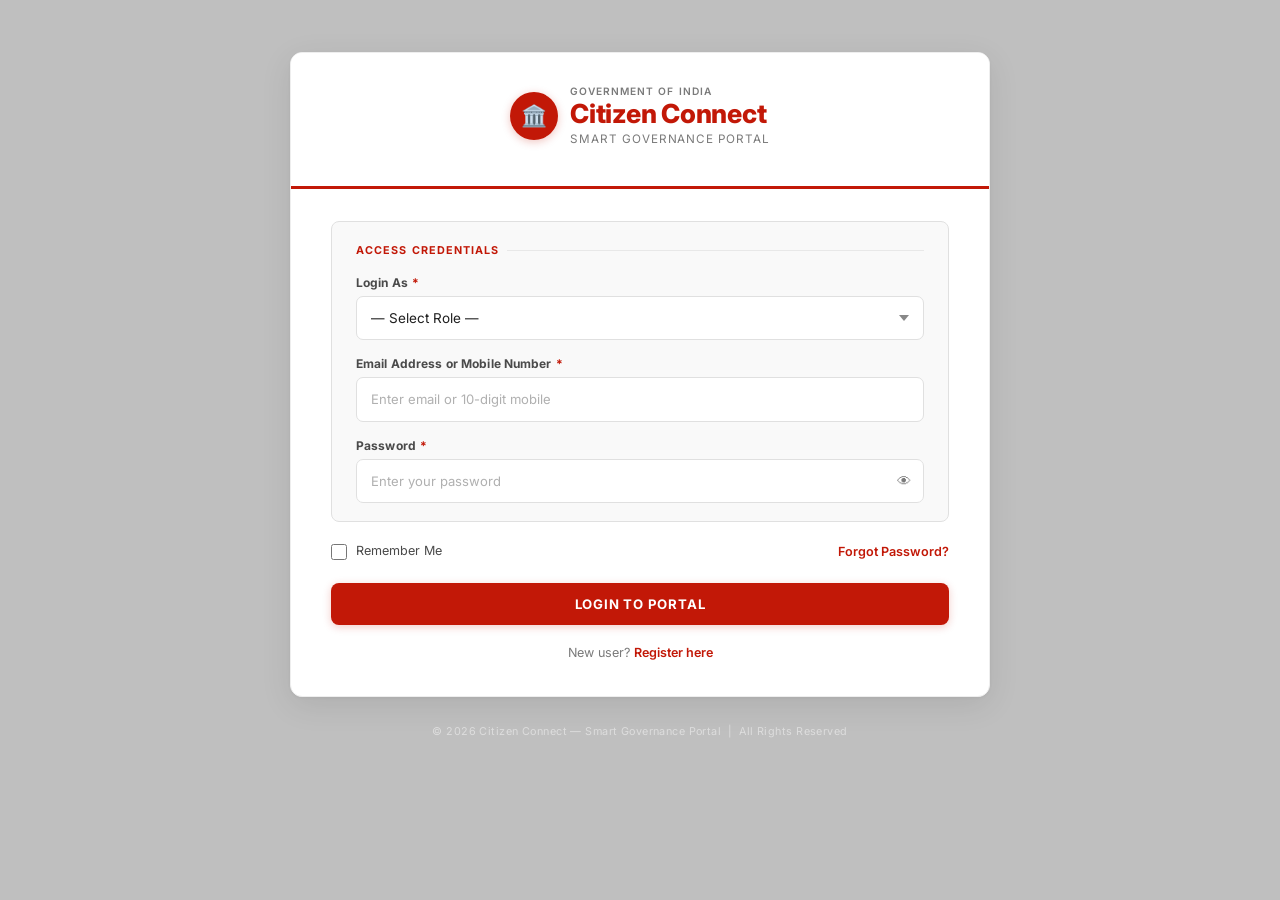
<file: index.html>
<!DOCTYPE html>
<html lang="en">
<head>
  <meta charset="UTF-8" />
  <meta name="viewport" content="width=device-width, initial-scale=1.0" />
  <title>Citizen Connect — Smart Governance Portal</title>
  <link rel="stylesheet" href="style.css" />
</head>
<body>

  <!-- Background -->
  <div class="bg-overlay"></div>

  <!-- Main Wrapper -->
  <div class="page-wrapper">

    <!-- ===== LOGIN CARD ===== -->
    <div class="card" id="loginCard">
      <div class="card-header">
        <div class="header-logo-row">
          <div class="header-emblem">🏛️</div>
          <div class="header-text-block">
            <span class="gov-badge">Government of India</span>
            <h1 class="portal-title">Citizen Connect</h1>
            <p class="portal-subtitle">Smart Governance Portal</p>
          </div>
        </div>
        <div class="divider"></div>
      </div>

      <div class="card-body">
        <form id="loginForm" novalidate>

          <div class="form-section">
            <div class="form-section-title">Access Credentials</div>

            <div class="form-group">
              <label for="loginRole"><strong>Login As</strong> <span class="req">*</span></label>
              <select id="loginRole" required onchange="onLoginRoleChange()">
                <option value="">— Select Role —</option>
                <option value="citizen">Citizen</option>
                <option value="admin">Admin</option>
                <option value="politician">Politician</option>
              </select>
            </div>

            <div class="form-group">
              <label for="loginEmail"><strong>Email Address or Mobile Number</strong> <span class="req">*</span></label>
              <input type="text" id="loginEmail" placeholder="Enter email or 10-digit mobile" required />
            </div>

            <div class="form-group">
              <label for="loginPassword"><strong>Password</strong> <span class="req">*</span></label>
              <div class="input-icon-wrap">
                <input type="password" id="loginPassword" placeholder="Enter your password" required />
                <span class="toggle-pw" onclick="togglePassword('loginPassword', this)">👁</span>
              </div>
            </div>
          </div>

          <!-- Admin notice — shown only when Admin role selected -->
          <div class="admin-notice hidden" id="adminNotice">
            🔒 Admin accounts are created by system authority. Self-registration is not available for this role.
          </div>

          <div class="form-row-between">
            <label class="checkbox-label">
              <input type="checkbox" id="rememberMe" />
              Remember Me
            </label>
            <a href="#" class="link-text">Forgot Password?</a>
          </div>

          <div class="error-msg" id="loginError"></div>

          <button type="submit" class="btn-primary">Login to Portal</button>

          <!-- Hidden when Admin is selected -->
          <p class="switch-text" id="registerLink">New user? <a href="#" class="link-text" onclick="showRegister()">Register here</a></p>        </form>
      </div>
    </div>

    <!-- ===== REGISTER CARD ===== -->
    <div class="card hidden" id="registerCard">
      <div class="card-header">
        <div class="header-logo-row">
          <div class="header-emblem">🏛️</div>
          <div class="header-text-block">
            <span class="gov-badge">Government of India</span>
            <h1 class="portal-title">Citizen Connect</h1>
            <p class="portal-subtitle">New User Registration</p>
          </div>
        </div>
        <div class="divider"></div>
      </div>

      <div class="card-body">

        <!-- Role Banner — shown instead of dropdown once role is carried from login -->
        <div class="role-banner hidden" id="roleBanner">
          <div class="role-banner-left">
            <span class="role-banner-icon" id="roleBannerIcon">👤</span>
            <div>
              <div class="role-banner-label">Registering as</div>
              <div class="role-banner-name" id="roleBannerName">Citizen</div>
            </div>
          </div>
          <a href="#" class="role-banner-change link-text" onclick="showLogin(); return false;">Change Role</a>
        </div>

        <!-- Role selector — shown only when arriving directly (no role pre-selected) -->
        <div class="form-group hidden" id="regRoleGroup">
          <label for="regRole">Register As <span class="req">*</span></label>
          <select id="regRole" onchange="onRoleChange()">
            <option value="">— Select Role —</option>
            <option value="citizen">Citizen</option>
            <option value="politician">Politician</option>
          </select>
        </div>

        <!-- Step Indicator -->
        <div class="step-indicator">
          <div class="step active" id="stepDot1">
            <div class="step-circle" id="stepCircle1">1</div>
            <div class="step-label" id="stepLabel1">Personal</div>
          </div>
          <div class="step-line" id="stepLine1"></div>
          <div class="step inactive" id="stepDot2">
            <div class="step-circle" id="stepCircle2">2</div>
            <div class="step-label" id="stepLabel2">Details</div>
          </div>
          <div class="step-line" id="stepLine2"></div>
          <div class="step inactive" id="stepDot3">
            <div class="step-circle" id="stepCircle3">3</div>
            <div class="step-label" id="stepLabel3">Security</div>
          </div>
        </div>

        <!-- ================================================================
             STEP 1 — CITIZEN: Personal Details
             ================================================================ -->
        <div class="step-panel hidden" id="step1-citizen">
          <h3 class="step-heading">Step 1 — Personal Details</h3>

          <div class="form-section">
            <div class="form-section-title">Identity Information</div>
            <div class="form-row-two">
              <div class="form-group">
                <label for="c-firstName"><strong>First Name</strong> <span class="req">*</span></label>
                <input type="text" id="c-firstName" placeholder="First name" />
              </div>
              <div class="form-group">
                <label for="c-middleName"><strong>Middle / Father's Name</strong></label>
                <input type="text" id="c-middleName" placeholder="Middle or father's name" />
              </div>
            </div>
            <div class="form-group">
              <label for="c-lastName"><strong>Last Name</strong> <span class="req">*</span></label>
              <input type="text" id="c-lastName" placeholder="Last name / surname" />
            </div>
            <div class="form-row-two">
              <div class="form-group">
                <label for="c-dob"><strong>Date of Birth</strong> <span class="req">*</span></label>
                <input type="date" id="c-dob" />
              </div>
              <div class="form-group">
                <label for="c-gender"><strong>Gender</strong> <span class="req">*</span></label>
                <select id="c-gender">
                  <option value="">— Select —</option>
                  <option value="male">Male</option>
                  <option value="female">Female</option>
                  <option value="other">Other</option>
                  <option value="prefer_not">Prefer not to say</option>
                </select>
              </div>
            </div>
          </div>

          <div class="form-section">
            <div class="form-section-title">Contact Details</div>
            <div class="form-group">
              <label for="c-mobile"><strong>Mobile Number</strong> <span class="req">*</span></label>
              <input type="tel" id="c-mobile" placeholder="10-digit mobile number" maxlength="10" />
            </div>
            <div class="form-group">
              <label for="c-email"><strong>Email Address</strong> <span class="req">*</span></label>
              <input type="email" id="c-email" placeholder="Enter your email address" />
            </div>
          </div>

          <div class="error-msg" id="step1Error-citizen"></div>
          <div class="btn-row">
            <button type="button" class="btn-primary" onclick="nextStep(1)">Next &rarr;</button>
          </div>
          <p class="switch-text">Already registered? <a href="#" class="link-text" onclick="showLogin()">Login here</a></p>
        </div>

        <!-- ================================================================
             STEP 1 — POLITICIAN: Personal Details
             ================================================================ -->
        <div class="step-panel hidden" id="step1-politician">
          <h3 class="step-heading">Step 1 — Personal Details</h3>

          <div class="form-section">
            <div class="form-section-title">Identity Information</div>
            <div class="form-row-two">
              <div class="form-group">
                <label for="p-firstName"><strong>First Name</strong> <span class="req">*</span></label>
                <input type="text" id="p-firstName" placeholder="First name" />
              </div>
              <div class="form-group">
                <label for="p-middleName"><strong>Middle / Father's Name</strong></label>
                <input type="text" id="p-middleName" placeholder="Middle or father's name" />
              </div>
            </div>
            <div class="form-group">
              <label for="p-lastName"><strong>Last Name</strong> <span class="req">*</span></label>
              <input type="text" id="p-lastName" placeholder="Last name / surname" />
            </div>
            <div class="form-row-two">
              <div class="form-group">
                <label for="p-age"><strong>Age</strong> <span class="req">*</span></label>
                <input type="number" id="p-age" placeholder="Minimum 25 years" min="25" max="120" />
              </div>
              <div class="form-group">
                <label for="p-mobile"><strong>Mobile Number</strong> <span class="req">*</span></label>
                <input type="tel" id="p-mobile" placeholder="10-digit number" maxlength="10" />
              </div>
            </div>
          </div>

          <div class="form-section">
            <div class="form-section-title">Contact Details</div>
            <div class="form-group">
              <label for="p-email"><strong>Email Address</strong> <span class="req">*</span></label>
              <input type="email" id="p-email" placeholder="Official email address" />
            </div>
            <div class="form-group">
              <label for="p-address"><strong>Address</strong> <span class="req">*</span></label>
              <input type="text" id="p-address" placeholder="Residential / official address" />
            </div>
          </div>

          <div class="error-msg" id="step1Error-politician"></div>
          <div class="btn-row">
            <button type="button" class="btn-primary" onclick="nextStep(1)">Next &rarr;</button>
          </div>
          <p class="switch-text">Already registered? <a href="#" class="link-text" onclick="showLogin()">Login here</a></p>
        </div>

        <!-- ================================================================
             STEP 2 — CITIZEN: Location Details
             ================================================================ -->
        <div class="step-panel hidden" id="step2-citizen">
          <h3 class="step-heading">Step 2 — Location Details</h3>

          <div class="form-section">
            <div class="form-section-title">Residential Information</div>

            <div class="form-group">
              <label><strong>Are you from Ward No. 1?</strong> <span class="req">*</span></label>
              <p class="field-hint" style="margin-bottom:10px;">First select your ward number, then confirm below.</p>
              <div class="ward-question-row">
                <select id="c-ward" onchange="updateWardQuestion()" style="flex:1;">
                  <option value="">— Select Ward —</option>
                  <!-- Populated by JS -->
                </select>
              </div>
            </div>

            <div class="form-group" id="wardConfirmGroup">
              <label id="wardConfirmLabel"><strong>Are you from this ward?</strong> <span class="req">*</span></label>
              <div class="radio-group">
                <label class="radio-label">
                  <input type="radio" name="wardConfirm" value="yes" onchange="onWardConfirmChange(this)" />
                  Yes, I belong to this ward
                </label>
                <label class="radio-label">
                  <input type="radio" name="wardConfirm" value="no" onchange="onWardConfirmChange(this)" />
                  No, let me select a different ward
                </label>
              </div>
            </div>

            <div class="form-group">
              <label><strong>Residency Type</strong> <span class="req">*</span></label>
              <div class="radio-group">
                <label class="radio-label"><input type="radio" name="residentType" value="resident" /> Resident</label>
                <label class="radio-label"><input type="radio" name="residentType" value="working" /> Working Here</label>
                <label class="radio-label"><input type="radio" name="residentType" value="business" /> Business Owner</label>
                <label class="radio-label"><input type="radio" name="residentType" value="property_rent" /> Property Owner (Rent)</label>
                <label class="radio-label" id="otherRadioLabel">
                  <input type="radio" name="residentType" value="other" onchange="toggleOtherInput(this)" /> Other
                </label>
              </div>
            </div>

            <!-- "Other" text input — shown only when Other is selected -->
            <div class="form-group hidden" id="otherResidentGroup">
              <label for="c-otherResident"><strong>Please specify</strong> <span class="req">*</span></label>
              <input type="text" id="c-otherResident" placeholder="Describe your residency type" />
            </div>
          </div>

          <div class="error-msg" id="step2Error-citizen"></div>
          <div class="btn-row two-btns">
            <button type="button" class="btn-secondary" onclick="prevStep(2)">&larr; Back</button>
            <button type="button" class="btn-primary" onclick="nextStep(2)">Next &rarr;</button>
          </div>
        </div>

        <!-- ================================================================
             STEP 2 — POLITICIAN: Political Details
             ================================================================ -->
        <div class="step-panel hidden" id="step2-politician">
          <h3 class="step-heading">Step 2 — Political Details</h3>

          <div class="form-section">
            <div class="form-section-title">Official Information</div>

            <div class="form-group">
              <label for="p-jurisdiction"><strong>Jurisdiction Type</strong> <span class="req">*</span></label>
              <select id="p-jurisdiction">
                <option value="">— Select —</option>
                <option value="municipal">Municipal</option>
                <option value="legislative">Legislative Assembly</option>
                <option value="parliamentary">Parliamentary</option>
              </select>
            </div>

            <div class="form-row-two">
              <div class="form-group">
                <label for="p-wardNumber"><strong>Ward Number</strong> <span class="req">*</span></label>
                <input type="text" id="p-wardNumber" placeholder="Ward / constituency no." />
              </div>
              <div class="form-group">
                <label for="p-wardName"><strong>Ward Name</strong> <span class="req">*</span></label>
                <input type="text" id="p-wardName" placeholder="Ward / constituency name" />
              </div>
            </div>

            <div class="form-group">
              <label for="p-position"><strong>Position</strong> <span class="req">*</span></label>
              <select id="p-position">
                <option value="">— Select —</option>
                <option value="mla">MLA</option>
                <option value="mp">MP</option>
                <option value="corporator">Corporator</option>
                <option value="mayor">Mayor</option>
                <option value="sarpanch">Sarpanch</option>
                <option value="councillor">Councillor</option>
              </select>
            </div>
          </div>

          <div class="error-msg" id="step2Error-politician"></div>
          <div class="btn-row two-btns">
            <button type="button" class="btn-secondary" onclick="prevStep(2)">&larr; Back</button>
            <button type="button" class="btn-primary" onclick="nextStep(2)">Next &rarr;</button>
          </div>
        </div>

        <!-- ================================================================
             STEP 3 — CITIZEN: Authentication
             ================================================================ -->
        <div class="step-panel hidden" id="step3-citizen">
          <h3 class="step-heading">Step 3 — Set Password</h3>

          <div class="form-section">
            <div class="form-section-title">Security Setup</div>
            <div class="form-group">
              <label for="c-password"><strong>Password</strong> <span class="req">*</span></label>
              <div class="input-icon-wrap">
                <input type="password" id="c-password" placeholder="Minimum 6 characters" />
                <span class="toggle-pw" onclick="togglePassword('c-password', this)">👁</span>
              </div>
              <div class="password-strength" id="pwStrength"></div>
            </div>
            <div class="form-group">
              <label for="c-confirmPassword"><strong>Confirm Password</strong> <span class="req">*</span></label>
              <div class="input-icon-wrap">
                <input type="password" id="c-confirmPassword" placeholder="Re-enter your password" />
                <span class="toggle-pw" onclick="togglePassword('c-confirmPassword', this)">👁</span>
              </div>
            </div>
          </div>

          <div class="form-group" style="margin-top:4px;">
            <label class="checkbox-label">
              <input type="checkbox" id="c-acceptTerms" />
              I accept the <a href="#" class="link-text">Terms &amp; Conditions</a> and <a href="#" class="link-text">Privacy Policy</a>
            </label>
          </div>

          <div class="error-msg" id="step3Error-citizen"></div>
          <div class="btn-row two-btns">
            <button type="button" class="btn-secondary" onclick="prevStep(3)">&larr; Back</button>
            <button type="button" class="btn-primary" onclick="submitRegistration()">Register</button>
          </div>
        </div>

        <!-- ================================================================
             STEP 3 — POLITICIAN: Verification + Authentication
             ================================================================ -->
        <div class="step-panel hidden" id="step3-politician">
          <h3 class="step-heading">Step 3 — Verification &amp; Password</h3>

          <div class="form-section">
            <div class="form-section-title">Security Setup</div>
            <div class="form-group">
              <label for="p-password"><strong>Password</strong> <span class="req">*</span></label>
              <div class="input-icon-wrap">
                <input type="password" id="p-password" placeholder="Minimum 6 characters" />
                <span class="toggle-pw" onclick="togglePassword('p-password', this)">👁</span>
              </div>
              <div class="password-strength" id="pwStrengthP"></div>
            </div>
            <div class="form-group">
              <label for="p-confirmPassword"><strong>Confirm Password</strong> <span class="req">*</span></label>
              <div class="input-icon-wrap">
                <input type="password" id="p-confirmPassword" placeholder="Re-enter your password" />
                <span class="toggle-pw" onclick="togglePassword('p-confirmPassword', this)">👁</span>
              </div>
            </div>
          </div>

          <div class="form-section">
            <div class="form-section-title">Identity Verification</div>
            <div class="form-group">
              <label for="p-idProof"><strong>Upload ID Proof</strong> <span class="req">*</span></label>
              <input type="file" id="p-idProof" accept=".pdf,.jpg,.jpeg,.png" class="file-input" />
              <p class="field-hint">Accepted formats: PDF, JPG, PNG. Max size: 5 MB.</p>
            </div>
          </div>

          <div class="form-group" style="margin-top:4px;">
            <label class="checkbox-label">
              <input type="checkbox" id="p-acceptTerms" />
              I accept the <a href="#" class="link-text">Terms &amp; Conditions</a> and <a href="#" class="link-text">Privacy Policy</a>
            </label>
          </div>

          <div class="error-msg" id="step3Error-politician"></div>
          <div class="btn-row two-btns">
            <button type="button" class="btn-secondary" onclick="prevStep(3)">&larr; Back</button>
            <button type="button" class="btn-primary" onclick="submitRegistration()">Register</button>
          </div>
        </div>

      </div><!-- end card-body -->
    </div>

    <!-- ===== SUCCESS CARD ===== -->
    <div class="card hidden" id="successCard">
      <div class="card-header">
        <div class="header-logo-row">
          <div class="header-emblem">✔</div>
          <div class="header-text-block">
            <span class="gov-badge">Government of India</span>
            <h1 class="portal-title">Citizen Connect</h1>
            <p class="portal-subtitle">Registration Complete</p>
          </div>
        </div>
        <div class="divider"></div>
      </div>
      <div class="success-content">
        <div class="success-check">✔</div>
        <h2 class="success-title">Registration Successful</h2>
        <p class="success-sub">Your account has been created successfully.</p>
        <p class="success-redirect">Redirecting to dashboard<span class="dots"></span></p>
        <div class="progress-bar-wrap">
          <div class="progress-bar" id="progressBar"></div>
        </div>
      </div>
    </div>

    <!-- Footer -->
    <div class="page-footer">
      &copy; 2026 Citizen Connect &mdash; Smart Governance Portal &nbsp;|&nbsp; All Rights Reserved
    </div>

  </div><!-- end page-wrapper -->

  <script src="app.js"></script>
</body>
</html>
</file>
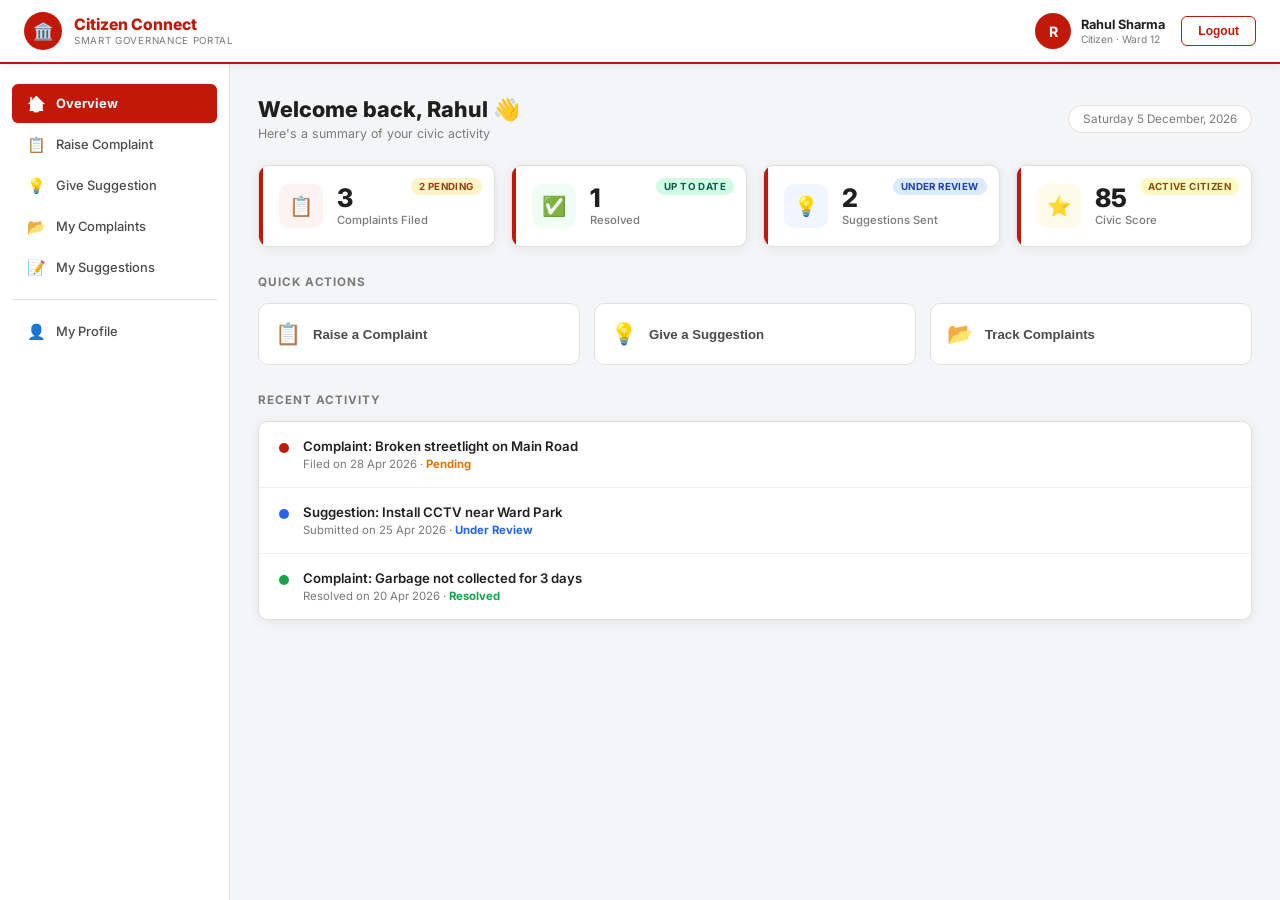
<file: dashboard.html>
<!DOCTYPE html>
<html lang="en">
<head>
  <meta charset="UTF-8" />
  <meta name="viewport" content="width=device-width, initial-scale=1.0" />
  <title>Citizen Connect — Dashboard</title>
  <link rel="stylesheet" href="dashboard.css" />
</head>
<body>

  <!-- ===== TOP NAVBAR ===== -->
  <header class="navbar">
    <div class="navbar-left">
      <button class="hamburger" id="hamburger" onclick="toggleSidebar()" aria-label="Toggle menu">
        <span></span><span></span><span></span>
      </button>
      <div class="navbar-emblem">🏛️</div>
      <div class="navbar-brand">
        <span class="navbar-title">Citizen Connect</span>
        <span class="navbar-sub">Smart Governance Portal</span>
      </div>
    </div>
    <div class="navbar-right">
      <div class="navbar-user">
        <div class="user-avatar" id="userAvatar">R</div>
        <div class="user-info">
          <span class="user-name" id="userName">Rahul Sharma</span>
          <span class="user-role">Citizen · Ward 12</span>
        </div>
      </div>
      <button class="btn-logout" onclick="logout()">Logout</button>
    </div>
  </header>

  <!-- ===== LAYOUT ===== -->
  <div class="sidebar-overlay" id="sidebarOverlay" onclick="toggleSidebar()"></div>
  <div class="layout">

    <!-- ===== SIDEBAR ===== -->
    <aside class="sidebar" id="sidebar">
      <nav class="sidebar-nav">
        <a href="#" class="nav-item active" onclick="showPanel('overview', this)">
          <span class="nav-icon">🏠</span>
          <span class="nav-label">Overview</span>
        </a>
        <a href="#" class="nav-item" onclick="showPanel('complaint', this)">
          <span class="nav-icon">📋</span>
          <span class="nav-label">Raise Complaint</span>
        </a>
        <a href="#" class="nav-item" onclick="showPanel('suggestion', this)">
          <span class="nav-icon">💡</span>
          <span class="nav-label">Give Suggestion</span>
        </a>
        <a href="#" class="nav-item" onclick="showPanel('mycomplaints', this)">
          <span class="nav-icon">📂</span>
          <span class="nav-label">My Complaints</span>
        </a>
        <a href="#" class="nav-item" onclick="showPanel('mysuggestions', this)">
          <span class="nav-icon">📝</span>
          <span class="nav-label">My Suggestions</span>
        </a>
        <div class="nav-divider"></div>
        <a href="#" class="nav-item" onclick="showPanel('profile', this)">
          <span class="nav-icon">👤</span>
          <span class="nav-label">My Profile</span>
        </a>
      </nav>
    </aside>

    <!-- ===== MAIN CONTENT ===== -->
    <main class="main-content">

      <!-- ============================================================
           PANEL: OVERVIEW
           ============================================================ -->
      <div class="panel active" id="panel-overview">

        <div class="page-header">
          <div>
            <h1 class="page-title">Welcome back, <span id="greetName">Rahul</span> 👋</h1>
            <p class="page-subtitle">Here's a summary of your civic activity</p>
          </div>
          <div class="page-date" id="pageDate"></div>
        </div>

        <!-- Stats Row -->
        <div class="stats-grid">
          <div class="stat-card">
            <div class="stat-icon" style="background:#FEF2F2; color:#C21807;">📋</div>
            <div class="stat-body">
              <div class="stat-number" id="statComplaints">3</div>
              <div class="stat-label">Complaints Filed</div>
            </div>
            <div class="stat-badge pending">2 Pending</div>
          </div>
          <div class="stat-card">
            <div class="stat-icon" style="background:#F0FDF4; color:#16a34a;">✅</div>
            <div class="stat-body">
              <div class="stat-number" id="statResolved">1</div>
              <div class="stat-label">Resolved</div>
            </div>
            <div class="stat-badge resolved">Up to date</div>
          </div>
          <div class="stat-card">
            <div class="stat-icon" style="background:#EFF6FF; color:#2563EB;">💡</div>
            <div class="stat-body">
              <div class="stat-number" id="statSuggestions">2</div>
              <div class="stat-label">Suggestions Sent</div>
            </div>
            <div class="stat-badge info">Under Review</div>
          </div>
          <div class="stat-card">
            <div class="stat-icon" style="background:#FFFBEB; color:#D97706;">⭐</div>
            <div class="stat-body">
              <div class="stat-number">85</div>
              <div class="stat-label">Civic Score</div>
            </div>
            <div class="stat-badge gold">Active Citizen</div>
          </div>
        </div>

        <!-- Quick Actions -->
        <div class="section-title">Quick Actions</div>
        <div class="quick-actions">
          <button class="quick-btn" onclick="showPanel('complaint', document.querySelector('[onclick*=complaint]'))">
            <span class="quick-icon">📋</span>
            <span>Raise a Complaint</span>
          </button>
          <button class="quick-btn" onclick="showPanel('suggestion', document.querySelector('[onclick*=suggestion]'))">
            <span class="quick-icon">💡</span>
            <span>Give a Suggestion</span>
          </button>
          <button class="quick-btn" onclick="showPanel('mycomplaints', document.querySelector('[onclick*=mycomplaints]'))">
            <span class="quick-icon">📂</span>
            <span>Track Complaints</span>
          </button>
        </div>

        <!-- Recent Activity -->
        <div class="section-title" style="margin-top:28px;">Recent Activity</div>
        <div class="activity-list">
          <div class="activity-item">
            <div class="activity-dot complaint"></div>
            <div class="activity-body">
              <div class="activity-title">Complaint: Broken streetlight on Main Road</div>
              <div class="activity-meta">Filed on 28 Apr 2026 · <span class="badge-status pending-text">Pending</span></div>
            </div>
          </div>
          <div class="activity-item">
            <div class="activity-dot suggestion"></div>
            <div class="activity-body">
              <div class="activity-title">Suggestion: Install CCTV near Ward Park</div>
              <div class="activity-meta">Submitted on 25 Apr 2026 · <span class="badge-status review-text">Under Review</span></div>
            </div>
          </div>
          <div class="activity-item">
            <div class="activity-dot resolved"></div>
            <div class="activity-body">
              <div class="activity-title">Complaint: Garbage not collected for 3 days</div>
              <div class="activity-meta">Resolved on 20 Apr 2026 · <span class="badge-status resolved-text">Resolved</span></div>
            </div>
          </div>
        </div>
      </div>

      <!-- ============================================================
           PANEL: RAISE COMPLAINT
           ============================================================ -->
      <div class="panel" id="panel-complaint">

        <div class="page-header">
          <div>
            <h1 class="page-title">Raise a Complaint</h1>
            <p class="page-subtitle">Report civic issues in your ward for official action</p>
          </div>
        </div>

        <div class="form-card">
          <div class="form-card-header">
            <span class="form-card-icon">📋</span>
            <div>
              <div class="form-card-title">Complaint Details</div>
              <div class="form-card-sub">All fields marked * are required</div>
            </div>
          </div>

          <form id="complaintForm" novalidate onsubmit="submitComplaint(event)">

            <div class="field-row-two">
              <div class="field-group">
                <label><strong>Complaint Category</strong> <span class="req">*</span></label>
                <select id="complaintCategory" required>
                  <option value="">— Select Category —</option>
                  <option value="roads">Roads &amp; Potholes</option>
                  <option value="water">Water Supply</option>
                  <option value="electricity">Electricity / Streetlights</option>
                  <option value="garbage">Garbage &amp; Sanitation</option>
                  <option value="drainage">Drainage &amp; Sewage</option>
                  <option value="parks">Parks &amp; Public Spaces</option>
                  <option value="noise">Noise Pollution</option>
                  <option value="encroachment">Encroachment</option>
                  <option value="other">Other</option>
                </select>
              </div>
              <div class="field-group">
                <label><strong>Priority Level</strong> <span class="req">*</span></label>
                <select id="complaintPriority" required>
                  <option value="">— Select Priority —</option>
                  <option value="low">🟢 Low — Minor inconvenience</option>
                  <option value="medium">🟡 Medium — Needs attention</option>
                  <option value="high">🔴 High — Urgent / Safety risk</option>
                </select>
              </div>
            </div>

            <div class="field-group">
              <label><strong>Complaint Title</strong> <span class="req">*</span></label>
              <input type="text" id="complaintTitle" placeholder="Brief title describing the issue" maxlength="100" />
              <div class="char-count"><span id="complaintTitleCount">0</span>/100</div>
            </div>

            <div class="field-group">
              <label><strong>Detailed Description</strong> <span class="req">*</span></label>
              <textarea id="complaintDesc" rows="5" placeholder="Describe the issue in detail — what happened, since when, how it affects residents..." maxlength="1000"></textarea>
              <div class="char-count"><span id="complaintDescCount">0</span>/1000</div>
            </div>

            <div class="field-row-two">
              <div class="field-group">
                <label><strong>Location / Address</strong> <span class="req">*</span></label>
                <input type="text" id="complaintLocation" placeholder="Street name, landmark, area" />
              </div>
              <div class="field-group">
                <label><strong>Ward Number</strong></label>
                <input type="text" id="complaintWard" value="Ward 12" readonly class="readonly-input" />
              </div>
            </div>

            <div class="field-group">
              <label><strong>Attach Photo / Document</strong> <span class="field-optional">(Optional)</span></label>
              <div class="file-drop-zone" id="fileDropZone" onclick="document.getElementById('complaintFile').click()">
                <div class="file-drop-icon">📎</div>
                <div class="file-drop-text">Click to attach or drag &amp; drop</div>
                <div class="file-drop-hint">JPG, PNG, PDF — Max 5 MB</div>
                <input type="file" id="complaintFile" accept=".jpg,.jpeg,.png,.pdf" style="display:none" onchange="showFileName('complaintFile','complaintFileName')" />
              </div>
              <div class="file-name-display hidden" id="complaintFileName"></div>
            </div>

            <div class="field-group">
              <label class="checkbox-label-dash">
                <input type="checkbox" id="complaintAnon" />
                Submit anonymously (your name will not be shown publicly)
              </label>
            </div>

            <div class="error-msg-dash hidden" id="complaintError"></div>

            <div class="form-actions">
              <button type="button" class="btn-outline" onclick="resetForm('complaintForm', 'complaintError')">Clear Form</button>
              <button type="submit" class="btn-submit">Submit Complaint</button>
            </div>
          </form>
        </div>
      </div>

      <!-- ============================================================
           PANEL: GIVE SUGGESTION
           ============================================================ -->
      <div class="panel" id="panel-suggestion">

        <div class="page-header">
          <div>
            <h1 class="page-title">Give a Suggestion</h1>
            <p class="page-subtitle">Share your ideas to improve civic services in your ward</p>
          </div>
        </div>

        <div class="form-card">
          <div class="form-card-header">
            <span class="form-card-icon">💡</span>
            <div>
              <div class="form-card-title">Suggestion Details</div>
              <div class="form-card-sub">All fields marked * are required</div>
            </div>
          </div>

          <form id="suggestionForm" novalidate onsubmit="submitSuggestion(event)">

            <div class="field-row-two">
              <div class="field-group">
                <label><strong>Suggestion Category</strong> <span class="req">*</span></label>
                <select id="suggestionCategory" required>
                  <option value="">— Select Category —</option>
                  <option value="infrastructure">Infrastructure Development</option>
                  <option value="safety">Public Safety &amp; Security</option>
                  <option value="environment">Environment &amp; Greenery</option>
                  <option value="health">Health &amp; Sanitation</option>
                  <option value="education">Education &amp; Youth</option>
                  <option value="transport">Transport &amp; Connectivity</option>
                  <option value="digital">Digital Services</option>
                  <option value="governance">Governance &amp; Policy</option>
                  <option value="other">Other</option>
                </select>
              </div>
              <div class="field-group">
                <label><strong>Benefit Scope</strong> <span class="req">*</span></label>
                <select id="suggestionScope" required>
                  <option value="">— Select Scope —</option>
                  <option value="street">My Street / Area</option>
                  <option value="ward">Entire Ward</option>
                  <option value="city">Entire City</option>
                </select>
              </div>
            </div>

            <div class="field-group">
              <label><strong>Suggestion Title</strong> <span class="req">*</span></label>
              <input type="text" id="suggestionTitle" placeholder="Short, clear title for your suggestion" maxlength="100" />
              <div class="char-count"><span id="suggestionTitleCount">0</span>/100</div>
            </div>

            <div class="field-group">
              <label><strong>Detailed Description</strong> <span class="req">*</span></label>
              <textarea id="suggestionDesc" rows="5" placeholder="Explain your suggestion — what should be done, why it will help, how it can be implemented..." maxlength="1000"></textarea>
              <div class="char-count"><span id="suggestionDescCount">0</span>/1000</div>
            </div>

            <div class="field-group">
              <label><strong>Expected Benefit</strong> <span class="req">*</span></label>
              <textarea id="suggestionBenefit" rows="3" placeholder="How will this suggestion benefit citizens? Who will it impact?" maxlength="500"></textarea>
              <div class="char-count"><span id="suggestionBenefitCount">0</span>/500</div>
            </div>

            <div class="field-group">
              <label><strong>Supporting Document</strong> <span class="field-optional">(Optional)</span></label>
              <div class="file-drop-zone" onclick="document.getElementById('suggestionFile').click()">
                <div class="file-drop-icon">📎</div>
                <div class="file-drop-text">Click to attach or drag &amp; drop</div>
                <div class="file-drop-hint">JPG, PNG, PDF — Max 5 MB</div>
                <input type="file" id="suggestionFile" accept=".jpg,.jpeg,.png,.pdf" style="display:none" onchange="showFileName('suggestionFile','suggestionFileName')" />
              </div>
              <div class="file-name-display hidden" id="suggestionFileName"></div>
            </div>

            <div class="error-msg-dash hidden" id="suggestionError"></div>

            <div class="form-actions">
              <button type="button" class="btn-outline" onclick="resetForm('suggestionForm', 'suggestionError')">Clear Form</button>
              <button type="submit" class="btn-submit">Submit Suggestion</button>
            </div>
          </form>
        </div>
      </div>

      <!-- ============================================================
           PANEL: MY COMPLAINTS
           ============================================================ -->
      <div class="panel" id="panel-mycomplaints">

        <div class="page-header">
          <div>
            <h1 class="page-title">My Complaints</h1>
            <p class="page-subtitle">Track the status of all your filed complaints</p>
          </div>
          <button class="btn-submit" style="width:auto;padding:10px 20px;" onclick="showPanel('complaint', document.querySelector('[onclick*=complaint]'))">+ New Complaint</button>
        </div>

        <div class="filter-bar">
          <select class="filter-select" onchange="filterItems('complaint', this.value)">
            <option value="all">All Status</option>
            <option value="pending">Pending</option>
            <option value="inprogress">In Progress</option>
            <option value="resolved">Resolved</option>
          </select>
          <input type="text" class="filter-search" placeholder="Search complaints..." oninput="searchItems('complaint', this.value)" />
        </div>

        <div class="items-list" id="complaintsList">
          <!-- Populated by JS -->
        </div>
      </div>

      <!-- ============================================================
           PANEL: MY SUGGESTIONS
           ============================================================ -->
      <div class="panel" id="panel-mysuggestions">

        <div class="page-header">
          <div>
            <h1 class="page-title">My Suggestions</h1>
            <p class="page-subtitle">Track the status of all your submitted suggestions</p>
          </div>
          <button class="btn-submit" style="width:auto;padding:10px 20px;" onclick="showPanel('suggestion', document.querySelector('[onclick*=suggestion]'))">+ New Suggestion</button>
        </div>

        <div class="filter-bar">
          <select class="filter-select" onchange="filterItems('suggestion', this.value)">
            <option value="all">All Status</option>
            <option value="review">Under Review</option>
            <option value="accepted">Accepted</option>
            <option value="implemented">Implemented</option>
            <option value="rejected">Not Accepted</option>
          </select>
          <input type="text" class="filter-search" placeholder="Search suggestions..." oninput="searchItems('suggestion', this.value)" />
        </div>

        <div class="items-list" id="suggestionsList">
          <!-- Populated by JS -->
        </div>
      </div>

      <!-- ============================================================
           PANEL: MY PROFILE
           ============================================================ -->
      <div class="panel" id="panel-profile">

        <div class="page-header">
          <div>
            <h1 class="page-title">My Profile</h1>
            <p class="page-subtitle">Your registered citizen information</p>
          </div>
        </div>

        <div class="profile-card">
          <div class="profile-avatar-section">
            <div class="profile-avatar" id="profileAvatar">R</div>
            <div class="profile-name" id="profileName">Rahul Sharma</div>
            <div class="profile-role-badge">Citizen · Ward 12</div>
          </div>
          <div class="profile-details">
            <div class="profile-row">
              <span class="profile-key">Full Name</span>
              <span class="profile-val" id="profileFullName">Rahul Kumar Sharma</span>
            </div>
            <div class="profile-row">
              <span class="profile-key">Mobile</span>
              <span class="profile-val">+91 98765 43210</span>
            </div>
            <div class="profile-row">
              <span class="profile-key">Email</span>
              <span class="profile-val">rahul.sharma@email.com</span>
            </div>
            <div class="profile-row">
              <span class="profile-key">Ward</span>
              <span class="profile-val">Ward 12</span>
            </div>
            <div class="profile-row">
              <span class="profile-key">Residency Type</span>
              <span class="profile-val">Resident</span>
            </div>
            <div class="profile-row">
              <span class="profile-key">Registered On</span>
              <span class="profile-val">15 January 2026</span>
            </div>
          </div>
        </div>
      </div>

    </main>
  </div>

  <!-- ===== SUCCESS TOAST ===== -->
  <div class="toast hidden" id="toast">
    <span class="toast-icon" id="toastIcon">✅</span>
    <span id="toastMsg">Submitted successfully!</span>
  </div>

  <script src="dashboard.js"></script>
</body>
</html>
</file>
<file: style.css>
/* ============================================================
   CITIZEN CONNECT — Premium Government Portal Stylesheet v2
   Primary:   #C21807  (Cherry Red)
   Secondary: #FDECEA  (Light Cherry)
   Text:      #1F1F1F
   Border:    #E0E0E0
   ============================================================ */

@import url('https://fonts.googleapis.com/css2?family=Inter:wght@400;500;600;700;800&display=swap');

*, *::before, *::after {
  box-sizing: border-box;
  margin: 0;
  padding: 0;
}

:root {
  --red:        #C21807;
  --red-dark:   #9B1405;
  --red-deeper: #7A1004;
  --red-light:  #FDECEA;
  --red-glow:   rgba(194, 24, 7, 0.10);
  --white:      #FFFFFF;
  --text:       #1F1F1F;
  --text-mid:   #4A4A4A;
  --text-muted: #7A7A7A;
  --border:     #E0E0E0;
  --border-focus: #C21807;
  --bg-section: #F9F9F9;
  --bg-section-red: #FEF5F4;
  --shadow-card: 0 8px 32px rgba(0, 0, 0, 0.09), 0 1px 4px rgba(0,0,0,0.05);
  --radius-card: 12px;
  --radius-input: 7px;
  --radius-btn: 8px;
  --radius-section: 8px;
  --transition: 0.2s ease;
}

html {
  font-size: 15px;
  scroll-behavior: smooth;
}

body {
  font-family: 'Inter', 'Segoe UI', Arial, sans-serif;
  color: var(--text);
  min-height: 100vh;
  background-image: url('https://images.unsplash.com/photo-1477959858617-67f85cf4f1df?fm=jpg&q=100&w=1920&auto=format&fit=crop');
  background-position: center;
  background-repeat: no-repeat;
  background-size: cover;
  overflow-x: hidden;
  -webkit-font-smoothing: antialiased;
}

body::before {
  content: '';
  position: fixed;
  inset: 0;
  background: rgba(0, 0, 0, 0.25);
  z-index: 0;
}

/* ================================================================
   BACKGROUND (legacy overlay div - now unused but kept for HTML compatibility)
   ================================================================ */
.bg-overlay {
  display: none;
}

/* ================================================================
   PAGE WRAPPER
   ================================================================ */
.page-wrapper {
  position: relative;
  z-index: 1;
  min-height: 100vh;
  display: flex;
  flex-direction: column;
  align-items: center;
  justify-content: flex-start;
  padding: 52px 16px 40px;
}

/* ================================================================
   CARD
   ================================================================ */
.card {
  background: var(--white);
  width: 700px;
  max-width: 95%;
  padding: 0;
  border-radius: var(--radius-card);
  border: 1px solid #eee;
  box-shadow: var(--shadow-card);
  overflow: hidden;
  animation: fadeUpCard 0.42s cubic-bezier(0.22, 0.61, 0.36, 1) both;
}

@keyframes fadeUpCard {
  from { opacity: 0; transform: translateY(28px) scale(0.985); }
  to   { opacity: 1; transform: translateY(0)   scale(1); }
}

.hidden {
  display: none !important;
}

/* ================================================================
   CARD HEADER — Red accent bar + logo area
   ================================================================ */
.card-header {
  background: var(--white);
  border-bottom: 3px solid var(--red);
  padding: 32px 40px 26px;
  text-align: center;
  position: relative;
}

.header-logo-row {
  display: flex;
  align-items: center;
  justify-content: center;
  gap: 12px;
  margin-bottom: 14px;
}

.header-emblem {
  width: 48px;
  height: 48px;
  background: var(--red);
  border-radius: 50%;
  display: flex;
  align-items: center;
  justify-content: center;
  font-size: 1.4rem;
  flex-shrink: 0;
  box-shadow: 0 2px 8px rgba(194,24,7,0.25);
}

.header-text-block {
  text-align: left;
}

.gov-badge {
  display: block;
  font-size: 0.68rem;
  font-weight: 600;
  letter-spacing: 0.1em;
  text-transform: uppercase;
  color: var(--text-muted);
  margin-bottom: 2px;
}

.portal-title {
  font-size: 1.75rem;
  font-weight: 800;
  color: var(--red);
  letter-spacing: -0.01em;
  line-height: 1.15;
}

.portal-subtitle {
  font-size: 0.78rem;
  color: var(--text-muted);
  letter-spacing: 0.08em;
  text-transform: uppercase;
  margin-top: 3px;
}

/* Legacy divider — hidden now, kept for HTML compatibility */
.divider { display: none; }

/* ================================================================
   CARD BODY (form content area)
   ================================================================ */
.card-body {
  padding: 32px 40px 36px;
}

/* ================================================================
   SECTION BLOCKS
   ================================================================ */
.form-section {
  background: var(--bg-section);
  border: 1px solid var(--border);
  border-radius: var(--radius-section);
  padding: 22px 24px 18px;
  margin-bottom: 20px;
}

.form-section-title {
  font-size: 0.72rem;
  font-weight: 700;
  letter-spacing: 0.1em;
  text-transform: uppercase;
  color: var(--red);
  margin-bottom: 18px;
  display: flex;
  align-items: center;
  gap: 8px;
}

.form-section-title::after {
  content: '';
  flex: 1;
  height: 1px;
  background: #E8E8E8;
}

/* ================================================================
   FORM GROUPS
   ================================================================ */
.form-group {
  margin-bottom: 16px;
}

.form-group:last-child {
  margin-bottom: 0;
}

.form-group label {
  display: block;
  font-size: 0.8rem;
  font-weight: 700;
  color: var(--text-mid);
  margin-bottom: 6px;
  letter-spacing: 0.01em;
}

.req {
  color: var(--red);
  margin-left: 1px;
}

/* ================================================================
   INPUTS & SELECTS
   ================================================================ */
input[type="text"],
input[type="email"],
input[type="password"],
input[type="tel"],
input[type="date"],
select,
textarea {
  width: 100%;
  padding: 11px 14px;
  border: 1.5px solid var(--border);
  border-radius: var(--radius-input);
  font-size: 0.9rem;
  font-family: inherit;
  color: var(--text);
  background: var(--white);
  transition: border-color var(--transition), box-shadow var(--transition), background var(--transition);
  outline: none;
  appearance: none;
  -webkit-appearance: none;
  line-height: 1.5;
}

input[type="text"]:hover,
input[type="email"]:hover,
input[type="password"]:hover,
input[type="tel"]:hover,
input[type="date"]:hover,
select:hover {
  border-color: #bbb;
}

input:focus,
select:focus {
  border-color: var(--red);
  box-shadow: 0 0 0 3px var(--red-glow);
  background: #fff;
}

input::placeholder {
  color: #b0b0b0;
  font-size: 0.87rem;
}

select {
  background-image: url("data:image/svg+xml,%3Csvg xmlns='http://www.w3.org/2000/svg' width='10' height='6' viewBox='0 0 10 6'%3E%3Cpath fill='%23888' d='M5 6L0 0h10z'/%3E%3C/svg%3E");
  background-repeat: no-repeat;
  background-position: right 14px center;
  padding-right: 38px;
  cursor: pointer;
}

/* ================================================================
   TWO-COLUMN ROW
   ================================================================ */
.form-row-two {
  display: grid;
  grid-template-columns: 1fr 1fr;
  gap: 16px;
}

/* ================================================================
   REMEMBER ME / FORGOT ROW
   ================================================================ */
.form-row-between {
  display: flex;
  align-items: center;
  justify-content: space-between;
  margin-bottom: 22px;
  flex-wrap: wrap;
  gap: 8px;
}

/* ================================================================
   CHECKBOX
   ================================================================ */
.checkbox-label {
  display: flex;
  align-items: flex-start;
  gap: 9px;
  font-size: 0.84rem;
  color: var(--text-mid);
  cursor: pointer;
  font-weight: 400;
  line-height: 1.5;
}

.checkbox-label input[type="checkbox"] {
  width: 16px;
  height: 16px;
  accent-color: var(--red);
  cursor: pointer;
  flex-shrink: 0;
  margin-top: 2px;
}

/* ================================================================
   RADIO GROUP
   ================================================================ */
.radio-group {
  display: flex;
  flex-direction: column;
  gap: 0;
  margin-top: 4px;
  border: 1.5px solid var(--border);
  border-radius: var(--radius-input);
  overflow: hidden;
}

.radio-label {
  display: flex;
  align-items: center;
  gap: 12px;
  font-size: 0.87rem;
  color: var(--text-mid);
  cursor: pointer;
  padding: 10px 14px;
  border-bottom: 1px solid var(--border);
  transition: background var(--transition);
}

.radio-label:last-child {
  border-bottom: none;
}

.radio-label:hover {
  background: var(--red-light);
}

.radio-label input[type="radio"] {
  width: 15px;
  height: 15px;
  accent-color: var(--red);
  cursor: pointer;
  flex-shrink: 0;
}

/* ================================================================
   PASSWORD TOGGLE
   ================================================================ */
.input-icon-wrap {
  position: relative;
}

.input-icon-wrap input {
  padding-right: 46px;
}

.toggle-pw {
  position: absolute;
  right: 13px;
  top: 50%;
  transform: translateY(-50%);
  cursor: pointer;
  font-size: 0.95rem;
  color: var(--text-muted);
  user-select: none;
  line-height: 1;
  transition: color var(--transition);
}

.toggle-pw:hover {
  color: var(--red);
}

/* ================================================================
   PASSWORD STRENGTH BAR
   ================================================================ */
.password-strength {
  margin-top: 7px;
  font-size: 0.76rem;
  font-weight: 600;
  height: 16px;
  letter-spacing: 0.02em;
}

/* ================================================================
   BUTTONS
   ================================================================ */
.btn-primary {
  width: 100%;
  padding: 13px 20px;
  background: var(--red);
  color: #fff;
  border: none;
  border-radius: var(--radius-btn);
  font-size: 0.88rem;
  font-weight: 700;
  font-family: inherit;
  letter-spacing: 0.06em;
  cursor: pointer;
  text-transform: uppercase;
  transition: background var(--transition), box-shadow var(--transition), transform 0.12s ease;
  box-shadow: 0 2px 8px rgba(194, 24, 7, 0.22);
}

.btn-primary:hover {
  background: var(--red-dark);
  box-shadow: 0 4px 16px rgba(194, 24, 7, 0.32);
  transform: translateY(-1px);
}

.btn-primary:active {
  background: var(--red-deeper);
  transform: translateY(0);
  box-shadow: 0 1px 4px rgba(194, 24, 7, 0.18);
}

.btn-secondary {
  width: 100%;
  padding: 13px 20px;
  background: var(--white);
  color: var(--red);
  border: 1.5px solid var(--red);
  border-radius: var(--radius-btn);
  font-size: 0.88rem;
  font-weight: 700;
  font-family: inherit;
  letter-spacing: 0.06em;
  cursor: pointer;
  text-transform: uppercase;
  transition: background var(--transition), box-shadow var(--transition), transform 0.12s ease;
}

.btn-secondary:hover {
  background: var(--red-light);
  box-shadow: 0 2px 8px rgba(194, 24, 7, 0.10);
  transform: translateY(-1px);
}

.btn-secondary:active {
  transform: translateY(0);
}

/* ================================================================
   BUTTON ROW
   ================================================================ */
.btn-row {
  margin-top: 10px;
}

.btn-row.two-btns {
  display: grid;
  grid-template-columns: 1fr 1fr;
  gap: 14px;
}

/* ================================================================
   LINKS
   ================================================================ */
.link-text {
  color: var(--red);
  text-decoration: none;
  font-weight: 600;
  font-size: 0.84rem;
  transition: color var(--transition);
}

.link-text:hover {
  color: var(--red-dark);
  text-decoration: underline;
}

/* ================================================================
   SWITCH TEXT
   ================================================================ */
.switch-text {
  text-align: center;
  margin-top: 20px;
  font-size: 0.84rem;
  color: var(--text-muted);
}

/* ================================================================
   ERROR MESSAGE
   ================================================================ */
.error-msg {
  font-size: 0.81rem;
  color: #b91c1c;
  background: #FEF2F2;
  border: 1px solid #FECACA;
  border-left: 3px solid #C21807;
  padding: 9px 13px;
  border-radius: 6px;
  margin-bottom: 14px;
  display: none;
  line-height: 1.5;
}

.error-msg.visible {
  display: flex;
  align-items: flex-start;
  gap: 7px;
  animation: fadeUpCard 0.22s ease both;
}

.error-msg.visible::before {
  content: '⚠';
  font-size: 0.85rem;
  flex-shrink: 0;
  margin-top: 1px;
}

/* ================================================================
   ROLE SELECTOR GROUP (register card, outside steps)
   ================================================================ */
#regRoleGroup {
  background: var(--red-light);
  border: 1px solid #F5C6C2;
  border-radius: var(--radius-section);
  padding: 16px 20px;
  margin-bottom: 24px;
}

#regRoleGroup label {
  font-size: 0.78rem;
  font-weight: 700;
  letter-spacing: 0.07em;
  text-transform: uppercase;
  color: var(--red);
}

/* ================================================================
   STEP INDICATOR — Modern progress bar style
   ================================================================ */
.step-indicator {
  display: flex;
  align-items: flex-start;
  justify-content: center;
  margin-bottom: 28px;
  gap: 0;
  padding: 0 4px;
}

.step {
  display: flex;
  flex-direction: column;
  align-items: center;
  gap: 7px;
  position: relative;
  z-index: 1;
}

.step-circle {
  width: 38px;
  height: 38px;
  border-radius: 50%;
  display: flex;
  align-items: center;
  justify-content: center;
  font-size: 0.85rem;
  font-weight: 700;
  border: 2px solid var(--border);
  background: var(--white);
  color: #b0b0b0;
  transition: background 0.35s ease, border-color 0.35s ease, color 0.35s ease, box-shadow 0.35s ease;
  box-shadow: 0 1px 4px rgba(0,0,0,0.06);
}

.step.active .step-circle {
  background: var(--red);
  border-color: var(--red);
  color: #fff;
  box-shadow: 0 3px 12px rgba(194, 24, 7, 0.30);
}

.step.completed .step-circle {
  background: var(--red);
  border-color: var(--red);
  color: #fff;
  font-size: 0;  /* hide number, show checkmark via pseudo */
  box-shadow: 0 2px 8px rgba(194, 24, 7, 0.20);
}

.step.completed .step-circle::after {
  content: '✓';
  font-size: 1rem;
  font-weight: 700;
}

.step-label {
  font-size: 0.68rem;
  font-weight: 600;
  color: #b0b0b0;
  text-transform: uppercase;
  letter-spacing: 0.06em;
  transition: color 0.3s ease;
  white-space: nowrap;
}

.step.active .step-label {
  color: var(--red);
}

.step.completed .step-label {
  color: var(--red);
}

.step-line {
  flex: 1;
  height: 2px;
  background: var(--border);
  min-width: 64px;
  margin-bottom: 30px;
  transition: background 0.4s ease;
  position: relative;
  overflow: hidden;
}

.step-line::after {
  content: '';
  position: absolute;
  inset: 0;
  background: var(--red);
  transform: scaleX(0);
  transform-origin: left;
  transition: transform 0.4s ease;
}

.step-line.completed::after {
  transform: scaleX(1);
}

/* ================================================================
   STEP HEADING
   ================================================================ */
.step-heading {
  font-size: 0.95rem;
  font-weight: 700;
  color: var(--text);
  margin-bottom: 20px;
  padding-bottom: 12px;
  border-bottom: 1px solid var(--border);
  letter-spacing: 0.01em;
  display: flex;
  align-items: center;
  gap: 8px;
}

.step-heading::before {
  content: '';
  display: inline-block;
  width: 4px;
  height: 16px;
  background: var(--red);
  border-radius: 2px;
  flex-shrink: 0;
}

/* ================================================================
   STEP PANEL TRANSITION
   ================================================================ */
.step-panel {
  animation: stepSlideIn 0.3s cubic-bezier(0.22, 0.61, 0.36, 1) both;
}

@keyframes stepSlideIn {
  from { opacity: 0; transform: translateX(20px); }
  to   { opacity: 1; transform: translateX(0); }
}

/* ================================================================
   SUCCESS CARD
   ================================================================ */
#successCard {
  text-align: center;
}

#successCard .card-header {
  border-bottom-color: #16a34a;
}

#successCard .portal-title {
  color: #16a34a;
}

#successCard .header-emblem {
  background: #16a34a;
  box-shadow: 0 2px 8px rgba(22,163,74,0.25);
}

.success-content {
  padding: 36px 40px 40px;
}

.success-check {
  width: 88px;
  height: 88px;
  background: #16a34a;
  color: #fff;
  border-radius: 50%;
  font-size: 2.4rem;
  display: flex;
  align-items: center;
  justify-content: center;
  margin: 0 auto 28px;
  box-shadow: 0 6px 24px rgba(22, 163, 74, 0.28);
  animation: popIn 0.55s cubic-bezier(0.175, 0.885, 0.32, 1.275) both;
}

@keyframes popIn {
  from { opacity: 0; transform: scale(0.3); }
  60%  { transform: scale(1.08); }
  to   { opacity: 1; transform: scale(1); }
}

.success-title {
  font-size: 1.65rem;
  font-weight: 800;
  color: #15803d;
  margin-bottom: 10px;
  letter-spacing: -0.01em;
}

.success-sub {
  font-size: 0.92rem;
  color: var(--text-mid);
  margin-bottom: 8px;
  line-height: 1.6;
}

.success-redirect {
  font-size: 0.84rem;
  color: var(--text-muted);
  margin-bottom: 24px;
}

.dots::after {
  content: '';
  animation: dotAnim 1.4s infinite;
}

@keyframes dotAnim {
  0%   { content: ''; }
  25%  { content: '.'; }
  50%  { content: '..'; }
  75%  { content: '...'; }
  100% { content: ''; }
}

.progress-bar-wrap {
  width: 100%;
  height: 5px;
  background: #dcfce7;
  border-radius: 4px;
  overflow: hidden;
}

.progress-bar {
  height: 100%;
  background: #16a34a;
  width: 0%;
  border-radius: 4px;
  transition: width 4s linear;
}

/* ================================================================
   FOOTER
   ================================================================ */
.page-footer {
  margin-top: 28px;
  font-size: 0.72rem;
  color: rgba(255, 255, 255, 0.48);
  text-align: center;
  letter-spacing: 0.04em;
}

/* ================================================================
   RESPONSIVE
   ================================================================ */
@media (max-width: 640px) {
  .page-wrapper {
    padding: 28px 12px 32px;
  }

  .card-header {
    padding: 24px 24px 20px;
  }

  .card-body {
    padding: 24px 24px 28px;
  }

  .success-content {
    padding: 28px 24px 32px;
  }

  .portal-title {
    font-size: 1.45rem;
  }

  .header-emblem {
    width: 40px;
    height: 40px;
    font-size: 1.15rem;
  }

  .form-row-two {
    grid-template-columns: 1fr;
  }

  .btn-row.two-btns {
    grid-template-columns: 1fr;
  }

  .step-line {
    min-width: 28px;
  }

  .form-section {
    padding: 18px 16px 14px;
  }
}

/* ================================================================
   ADMIN NOTICE
   ================================================================ */
.admin-notice {
  display: flex;
  align-items: flex-start;
  gap: 8px;
  background: #FFF8E1;
  border: 1px solid #FFE082;
  border-left: 3px solid #F59E0B;
  color: #7A5C00;
  font-size: 0.82rem;
  font-weight: 500;
  padding: 10px 14px;
  border-radius: 6px;
  margin-bottom: 18px;
  line-height: 1.5;
}

/* ================================================================
   FILE INPUT
   ================================================================ */
input[type="file"].file-input {
  padding: 9px 12px;
  border: 1.5px dashed var(--border);
  border-radius: var(--radius-input);
  background: #FAFAFA;
  cursor: pointer;
  font-size: 0.86rem;
  color: var(--text-mid);
}

input[type="file"].file-input:hover {
  border-color: var(--red);
  background: var(--red-light);
}

.field-hint {
  font-size: 0.75rem;
  color: var(--text-muted);
  margin-top: 5px;
}

/* ================================================================
   NUMBER INPUT — remove spinners
   ================================================================ */
input[type="number"]::-webkit-inner-spin-button,
input[type="number"]::-webkit-outer-spin-button {
  -webkit-appearance: none;
  margin: 0;
}
input[type="number"] { -moz-appearance: textfield; }

/* ================================================================
   ROLE BANNER — shown at top of register card instead of dropdown
   ================================================================ */
.role-banner {
  display: flex;
  align-items: center;
  justify-content: space-between;
  background: var(--red-light);
  border: 1.5px solid #F5C6C2;
  border-left: 4px solid var(--red);
  border-radius: var(--radius-section);
  padding: 14px 18px;
  margin-bottom: 24px;
  gap: 12px;
}

.role-banner-left {
  display: flex;
  align-items: center;
  gap: 12px;
}

.role-banner-icon {
  width: 40px;
  height: 40px;
  background: var(--red);
  color: #fff;
  border-radius: 50%;
  display: flex;
  align-items: center;
  justify-content: center;
  font-size: 1.1rem;
  flex-shrink: 0;
}

.role-banner-label {
  font-size: 0.7rem;
  font-weight: 600;
  letter-spacing: 0.08em;
  text-transform: uppercase;
  color: var(--text-muted);
  margin-bottom: 2px;
}

.role-banner-name {
  font-size: 1rem;
  font-weight: 800;
  color: var(--red);
  letter-spacing: 0.01em;
}

.role-banner-change {
  font-size: 0.78rem;
  white-space: nowrap;
  flex-shrink: 0;
}

/* ================================================================
   WARD QUESTION ROW
   ================================================================ */
.ward-question-row {
  display: flex;
  gap: 10px;
  align-items: center;
}
</file>
<file: dashboard.css>
﻿@import url('https://fonts.googleapis.com/css2?family=Inter:wght@400;500;600;700;800&display=swap');

*, *::before, *::after { box-sizing: border-box; margin: 0; padding: 0; }

:root {
  --red: #C21807; --red-dark: #9B1405; --red-light: #FDECEA;
  --white: #FFFFFF; --text: #1F1F1F; --text-mid: #4A4A4A; --text-muted: #7A7A7A;
  --border: #E0E0E0; --bg: #F4F5F7; --bg-section: #F9F9F9;
  --shadow: 0 2px 12px rgba(0,0,0,0.07); --shadow-md: 0 4px 20px rgba(0,0,0,0.10);
  --radius: 10px; --radius-sm: 6px; --transition: 0.2s ease;
  --navbar-h: 64px; --sidebar-w: 230px;
}

html { font-size: 15px; scroll-behavior: smooth; }
body { font-family: 'Inter','Segoe UI',Arial,sans-serif; background: var(--bg); color: var(--text); min-height: 100vh; -webkit-font-smoothing: antialiased; }

/* ---- NAVBAR ---- */
.navbar {
  position: fixed; top: 0; left: 0; right: 0; height: var(--navbar-h);
  background: var(--white); border-bottom: 2px solid var(--red);
  display: flex; align-items: center; justify-content: space-between;
  padding: 0 24px; z-index: 100; box-shadow: 0 2px 8px rgba(0,0,0,0.06);
}
.navbar-left { display: flex; align-items: center; gap: 12px; }
.navbar-emblem { width: 38px; height: 38px; background: var(--red); border-radius: 50%; display: flex; align-items: center; justify-content: center; font-size: 1.1rem; flex-shrink: 0; }
.navbar-title { font-size: 1.05rem; font-weight: 800; color: var(--red); display: block; line-height: 1.2; }
.navbar-sub { font-size: 0.65rem; color: var(--text-muted); text-transform: uppercase; letter-spacing: 0.07em; display: block; }
.navbar-right { display: flex; align-items: center; gap: 16px; }
.navbar-user { display: flex; align-items: center; gap: 10px; }
.user-avatar { width: 36px; height: 36px; background: var(--red); color: #fff; border-radius: 50%; display: flex; align-items: center; justify-content: center; font-weight: 700; font-size: 0.95rem; flex-shrink: 0; }
.user-name { font-size: 0.85rem; font-weight: 700; color: var(--text); display: block; line-height: 1.2; }
.user-role { font-size: 0.68rem; color: var(--text-muted); display: block; }
.btn-logout { padding: 7px 16px; background: transparent; color: var(--red); border: 1.5px solid var(--red); border-radius: 6px; font-size: 0.8rem; font-weight: 700; cursor: pointer; transition: background var(--transition); }
.btn-logout:hover { background: var(--red-light); }

/* ---- LAYOUT ---- */
.layout { display: flex; padding-top: var(--navbar-h); min-height: 100vh; }

/* ---- SIDEBAR ---- */
.sidebar { width: var(--sidebar-w); background: var(--white); border-right: 1px solid var(--border); position: fixed; top: var(--navbar-h); bottom: 0; left: 0; overflow-y: auto; padding: 20px 0; z-index: 50; }
.sidebar-nav { display: flex; flex-direction: column; gap: 2px; padding: 0 12px; }
.nav-item { display: flex; align-items: center; gap: 10px; padding: 10px 14px; border-radius: var(--radius-sm); font-size: 0.86rem; font-weight: 500; color: var(--text-mid); text-decoration: none; transition: background var(--transition), color var(--transition); }
.nav-item:hover { background: var(--red-light); color: var(--red); }
.nav-item.active { background: var(--red); color: #fff; font-weight: 700; }
.nav-item.active .nav-icon { filter: brightness(10); }
.nav-icon { font-size: 1rem; flex-shrink: 0; width: 20px; text-align: center; }
.nav-divider { height: 1px; background: var(--border); margin: 10px 0; }

/* ---- MAIN CONTENT ---- */
.main-content { margin-left: var(--sidebar-w); flex: 1; padding: 32px 28px; min-height: calc(100vh - var(--navbar-h)); }

/* ---- PANELS ---- */
.panel { display: none; animation: panelIn 0.28s ease both; }
.panel.active { display: block; }
@keyframes panelIn { from { opacity: 0; transform: translateY(14px); } to { opacity: 1; transform: translateY(0); } }

/* ---- PAGE HEADER ---- */
.page-header { display: flex; align-items: flex-start; justify-content: space-between; margin-bottom: 24px; flex-wrap: wrap; gap: 12px; }
.page-title { font-size: 1.45rem; font-weight: 800; color: var(--text); line-height: 1.2; }
.page-subtitle { font-size: 0.83rem; color: var(--text-muted); margin-top: 4px; }
.page-date { font-size: 0.78rem; color: var(--text-muted); background: var(--white); border: 1px solid var(--border); padding: 6px 14px; border-radius: 20px; white-space: nowrap; align-self: center; }

/* ---- STATS GRID ---- */
.stats-grid { display: grid; grid-template-columns: repeat(4, 1fr); gap: 16px; margin-bottom: 28px; }
.stat-card { background: var(--white); border: 1px solid var(--border); border-radius: var(--radius); padding: 18px 20px; display: flex; align-items: center; gap: 14px; box-shadow: var(--shadow); position: relative; overflow: hidden; }
.stat-card::before { content: ''; position: absolute; top: 0; left: 0; width: 4px; height: 100%; background: var(--red); border-radius: 4px 0 0 4px; }
.stat-icon { width: 44px; height: 44px; border-radius: 10px; display: flex; align-items: center; justify-content: center; font-size: 1.3rem; flex-shrink: 0; }
.stat-body { flex: 1; }
.stat-number { font-size: 1.7rem; font-weight: 800; color: var(--text); line-height: 1; }
.stat-label { font-size: 0.75rem; color: var(--text-muted); margin-top: 3px; font-weight: 500; }
.stat-badge { position: absolute; top: 12px; right: 12px; font-size: 0.65rem; font-weight: 700; padding: 3px 8px; border-radius: 20px; text-transform: uppercase; letter-spacing: 0.04em; }
.stat-badge.pending { background: #FEF3C7; color: #92400E; }
.stat-badge.resolved { background: #D1FAE5; color: #065F46; }
.stat-badge.info { background: #DBEAFE; color: #1E40AF; }
.stat-badge.gold { background: #FEF9C3; color: #854D0E; }

/* ---- SECTION TITLE ---- */
.section-title { font-size: 0.78rem; font-weight: 700; text-transform: uppercase; letter-spacing: 0.08em; color: var(--text-muted); margin-bottom: 14px; }

/* ---- QUICK ACTIONS ---- */
.quick-actions { display: grid; grid-template-columns: repeat(3, 1fr); gap: 14px; margin-bottom: 8px; }
.quick-btn { background: var(--white); border: 1.5px solid var(--border); border-radius: var(--radius); padding: 18px 16px; display: flex; align-items: center; gap: 12px; font-size: 0.88rem; font-weight: 600; color: var(--text-mid); cursor: pointer; transition: border-color var(--transition), background var(--transition), transform 0.12s ease, box-shadow var(--transition); text-align: left; }
.quick-btn:hover { border-color: var(--red); background: var(--red-light); color: var(--red); transform: translateY(-2px); box-shadow: var(--shadow-md); }
.quick-icon { font-size: 1.4rem; flex-shrink: 0; }

/* ---- ACTIVITY LIST ---- */
.activity-list { background: var(--white); border: 1px solid var(--border); border-radius: var(--radius); overflow: hidden; box-shadow: var(--shadow); }
.activity-item { display: flex; align-items: flex-start; gap: 14px; padding: 16px 20px; border-bottom: 1px solid #F0F0F0; transition: background var(--transition); }
.activity-item:last-child { border-bottom: none; }
.activity-item:hover { background: #FAFAFA; }
.activity-dot { width: 10px; height: 10px; border-radius: 50%; flex-shrink: 0; margin-top: 5px; }
.activity-dot.complaint { background: var(--red); }
.activity-dot.suggestion { background: #2563EB; }
.activity-dot.resolved { background: #16a34a; }
.activity-title { font-size: 0.88rem; font-weight: 600; color: var(--text); }
.activity-meta { font-size: 0.76rem; color: var(--text-muted); margin-top: 3px; }
.badge-status { font-weight: 700; }
.pending-text { color: #D97706; }
.review-text { color: #2563EB; }
.resolved-text { color: #16a34a; }

/* ---- FORM CARD ---- */
.form-card { background: var(--white); border: 1px solid var(--border); border-radius: var(--radius); box-shadow: var(--shadow); overflow: hidden; max-width: 820px; }
.form-card-header { display: flex; align-items: center; gap: 14px; padding: 20px 28px; background: var(--bg-section); border-bottom: 1px solid var(--border); }
.form-card-icon { font-size: 1.6rem; }
.form-card-title { font-size: 1rem; font-weight: 700; color: var(--text); }
.form-card-sub { font-size: 0.75rem; color: var(--text-muted); margin-top: 2px; }
form { padding: 24px 28px; }

/* ---- FIELD GROUPS ---- */
.field-group { margin-bottom: 18px; }
.field-group label { display: block; font-size: 0.8rem; font-weight: 700; color: var(--text-mid); margin-bottom: 6px; }
.field-row-two { display: grid; grid-template-columns: 1fr 1fr; gap: 16px; }
.req { color: var(--red); }
.field-optional { font-size: 0.72rem; font-weight: 400; color: var(--text-muted); margin-left: 4px; }

input[type="text"], input[type="email"], input[type="tel"], select, textarea {
  width: 100%; padding: 11px 14px; border: 1.5px solid var(--border); border-radius: var(--radius-sm);
  font-size: 0.88rem; font-family: inherit; color: var(--text); background: #fff;
  transition: border-color var(--transition), box-shadow var(--transition); outline: none;
  appearance: none; -webkit-appearance: none; resize: vertical;
}
input:focus, select:focus, textarea:focus { border-color: var(--red); box-shadow: 0 0 0 3px rgba(194,24,7,0.09); }
input::placeholder, textarea::placeholder { color: #b8b8b8; font-size: 0.85rem; }
select { background-image: url("data:image/svg+xml,%3Csvg xmlns='http://www.w3.org/2000/svg' width='10' height='6' viewBox='0 0 10 6'%3E%3Cpath fill='%23888' d='M5 6L0 0h10z'/%3E%3C/svg%3E"); background-repeat: no-repeat; background-position: right 14px center; padding-right: 36px; cursor: pointer; }
.readonly-input { background: #F5F5F5; color: var(--text-muted); cursor: not-allowed; }

/* ---- CHAR COUNT ---- */
.char-count { font-size: 0.72rem; color: var(--text-muted); text-align: right; margin-top: 4px; }

/* ---- FILE DROP ZONE ---- */
.file-drop-zone { border: 2px dashed var(--border); border-radius: var(--radius-sm); padding: 22px; text-align: center; cursor: pointer; transition: border-color var(--transition), background var(--transition); background: #FAFAFA; }
.file-drop-zone:hover { border-color: var(--red); background: var(--red-light); }
.file-drop-icon { font-size: 1.5rem; margin-bottom: 6px; }
.file-drop-text { font-size: 0.85rem; font-weight: 600; color: var(--text-mid); }
.file-drop-hint { font-size: 0.72rem; color: var(--text-muted); margin-top: 3px; }
.file-name-display { margin-top: 8px; font-size: 0.8rem; color: #16a34a; font-weight: 600; padding: 6px 12px; background: #F0FDF4; border: 1px solid #BBF7D0; border-radius: 4px; }

/* ---- CHECKBOX ---- */
.checkbox-label-dash { display: flex; align-items: center; gap: 9px; font-size: 0.84rem; color: var(--text-mid); cursor: pointer; }
.checkbox-label-dash input[type="checkbox"] { width: 16px; height: 16px; accent-color: var(--red); cursor: pointer; flex-shrink: 0; }

/* ---- ERROR ---- */
.error-msg-dash { font-size: 0.81rem; color: #b91c1c; background: #FEF2F2; border: 1px solid #FECACA; border-left: 3px solid #C21807; padding: 9px 13px; border-radius: 6px; margin-bottom: 14px; display: flex; align-items: center; gap: 7px; }
.error-msg-dash::before { content: ''; flex-shrink: 0; }
.hidden { display: none !important; }

/* ---- FORM ACTIONS ---- */
.form-actions { display: flex; gap: 12px; justify-content: flex-end; margin-top: 8px; padding-top: 18px; border-top: 1px solid #F0F0F0; }
.btn-submit { width: 100%; padding: 12px 28px; background: var(--red); color: #fff; border: none; border-radius: 7px; font-size: 0.88rem; font-weight: 700; font-family: inherit; letter-spacing: 0.04em; text-transform: uppercase; cursor: pointer; transition: background var(--transition), box-shadow var(--transition), transform 0.12s ease; box-shadow: 0 2px 8px rgba(194,24,7,0.20); }
.btn-submit:hover { background: var(--red-dark); box-shadow: 0 4px 14px rgba(194,24,7,0.28); transform: translateY(-1px); }
.btn-submit:active { transform: translateY(0); }
.btn-outline { padding: 12px 22px; background: #fff; color: var(--red); border: 1.5px solid var(--red); border-radius: 7px; font-size: 0.88rem; font-weight: 700; font-family: inherit; letter-spacing: 0.04em; text-transform: uppercase; cursor: pointer; transition: background var(--transition); white-space: nowrap; }
.btn-outline:hover { background: var(--red-light); }

/* ---- FILTER BAR ---- */
.filter-bar { display: flex; gap: 12px; margin-bottom: 20px; flex-wrap: wrap; }
.filter-select { padding: 9px 14px; border: 1.5px solid var(--border); border-radius: var(--radius-sm); font-size: 0.84rem; font-family: inherit; color: var(--text); background: var(--white); cursor: pointer; min-width: 160px; appearance: none; -webkit-appearance: none; background-image: url("data:image/svg+xml,%3Csvg xmlns='http://www.w3.org/2000/svg' width='10' height='6' viewBox='0 0 10 6'%3E%3Cpath fill='%23888' d='M5 6L0 0h10z'/%3E%3C/svg%3E"); background-repeat: no-repeat; background-position: right 12px center; padding-right: 32px; }
.filter-search { flex: 1; padding: 9px 14px; border: 1.5px solid var(--border); border-radius: var(--radius-sm); font-size: 0.84rem; font-family: inherit; color: var(--text); min-width: 200px; }
.filter-search:focus, .filter-select:focus { border-color: var(--red); outline: none; box-shadow: 0 0 0 3px rgba(194,24,7,0.09); }

/* ---- ITEMS LIST ---- */
.items-list { display: flex; flex-direction: column; gap: 12px; }
.item-card { background: var(--white); border: 1px solid var(--border); border-radius: var(--radius); padding: 18px 20px; box-shadow: var(--shadow); transition: box-shadow var(--transition), transform 0.12s ease; }
.item-card:hover { box-shadow: var(--shadow-md); transform: translateY(-1px); }
.item-card-top { display: flex; align-items: flex-start; justify-content: space-between; gap: 12px; margin-bottom: 8px; }
.item-card-title { font-size: 0.92rem; font-weight: 700; color: var(--text); }
.item-card-cat { font-size: 0.72rem; font-weight: 600; color: var(--text-muted); margin-top: 3px; text-transform: uppercase; letter-spacing: 0.05em; }
.item-card-desc { font-size: 0.83rem; color: var(--text-mid); line-height: 1.55; margin-bottom: 12px; }
.item-card-footer { display: flex; align-items: center; gap: 12px; flex-wrap: wrap; }
.item-card-date { font-size: 0.74rem; color: var(--text-muted); }
.status-pill { font-size: 0.7rem; font-weight: 700; padding: 3px 10px; border-radius: 20px; text-transform: uppercase; letter-spacing: 0.04em; }
.status-pill.pending { background: #FEF3C7; color: #92400E; }
.status-pill.inprogress { background: #DBEAFE; color: #1E40AF; }
.status-pill.resolved { background: #D1FAE5; color: #065F46; }
.status-pill.review { background: #EDE9FE; color: #5B21B6; }
.status-pill.accepted { background: #DBEAFE; color: #1E40AF; }
.status-pill.implemented { background: #D1FAE5; color: #065F46; }
.status-pill.rejected { background: #FEE2E2; color: #991B1B; }
.priority-pill { font-size: 0.7rem; font-weight: 700; padding: 3px 10px; border-radius: 20px; }
.priority-pill.low { background: #F0FDF4; color: #166534; }
.priority-pill.medium { background: #FFFBEB; color: #92400E; }
.priority-pill.high { background: #FEF2F2; color: #991B1B; }
.item-empty { text-align: center; padding: 48px 20px; color: var(--text-muted); font-size: 0.88rem; background: var(--white); border: 1px solid var(--border); border-radius: var(--radius); }
.item-empty-icon { font-size: 2.5rem; margin-bottom: 12px; }

/* ---- PROFILE CARD ---- */
.profile-card { background: var(--white); border: 1px solid var(--border); border-radius: var(--radius); box-shadow: var(--shadow); overflow: hidden; max-width: 600px; }
.profile-avatar-section { background: var(--red); padding: 32px 28px; text-align: center; }
.profile-avatar { width: 72px; height: 72px; background: rgba(255,255,255,0.25); color: #fff; border-radius: 50%; display: flex; align-items: center; justify-content: center; font-size: 1.8rem; font-weight: 800; margin: 0 auto 12px; border: 3px solid rgba(255,255,255,0.5); }
.profile-name { font-size: 1.2rem; font-weight: 800; color: #fff; }
.profile-role-badge { display: inline-block; margin-top: 6px; font-size: 0.72rem; font-weight: 600; background: rgba(255,255,255,0.2); color: #fff; padding: 3px 12px; border-radius: 20px; letter-spacing: 0.05em; }
.profile-details { padding: 0; }
.profile-row { display: flex; align-items: center; padding: 14px 24px; border-bottom: 1px solid #F5F5F5; }
.profile-row:last-child { border-bottom: none; }
.profile-key { font-size: 0.78rem; font-weight: 700; color: var(--text-muted); text-transform: uppercase; letter-spacing: 0.05em; width: 160px; flex-shrink: 0; }
.profile-val { font-size: 0.88rem; font-weight: 500; color: var(--text); }

/* ---- TOAST ---- */
.toast { position: fixed; bottom: 28px; right: 28px; background: var(--text); color: #fff; padding: 13px 20px; border-radius: 8px; font-size: 0.86rem; font-weight: 600; display: flex; align-items: center; gap: 10px; box-shadow: 0 6px 24px rgba(0,0,0,0.18); z-index: 999; animation: toastIn 0.3s ease both; }
@keyframes toastIn { from { opacity: 0; transform: translateY(16px); } to { opacity: 1; transform: translateY(0); } }

/* ---- HAMBURGER BUTTON ---- */
.hamburger {
  display: none;
  flex-direction: column;
  justify-content: center;
  gap: 5px;
  width: 36px;
  height: 36px;
  background: none;
  border: none;
  cursor: pointer;
  padding: 4px;
  border-radius: 6px;
  transition: background var(--transition);
  flex-shrink: 0;
}
.hamburger:hover { background: var(--red-light); }
.hamburger span {
  display: block;
  width: 22px;
  height: 2.5px;
  background: var(--red);
  border-radius: 2px;
  transition: transform 0.3s ease, opacity 0.3s ease;
}
.hamburger.open span:nth-child(1) { transform: translateY(7.5px) rotate(45deg); }
.hamburger.open span:nth-child(2) { opacity: 0; }
.hamburger.open span:nth-child(3) { transform: translateY(-7.5px) rotate(-45deg); }

/* ---- SIDEBAR OVERLAY (mobile) ---- */
.sidebar-overlay {
  display: none;
  position: fixed;
  inset: 0;
  background: rgba(0,0,0,0.45);
  z-index: 49;
  opacity: 0;
  transition: opacity 0.3s ease;
}
.sidebar-overlay.visible {
  opacity: 1;
}

/* ---- RESPONSIVE ---- */
@media (max-width: 900px) {
  .stats-grid { grid-template-columns: repeat(2, 1fr); }
  .quick-actions { grid-template-columns: repeat(2, 1fr); }
}
@media (max-width: 700px) {
  /* Show hamburger, hide user text */
  .hamburger { display: flex; }
  .navbar-sub { display: none; }
  .user-info { display: none; }

  /* Sidebar becomes a slide-in drawer */
  :root { --sidebar-w: 0px; }
  .sidebar {
    width: 260px;
    transform: translateX(-100%);
    transition: transform 0.3s cubic-bezier(0.4, 0, 0.2, 1);
    box-shadow: none;
    z-index: 200;
  }
  .sidebar.open {
    transform: translateX(0);
    box-shadow: 4px 0 24px rgba(0,0,0,0.15);
  }
  .sidebar-overlay { display: block; }

  .main-content { margin-left: 0; padding: 20px 16px; }
  .stats-grid { grid-template-columns: 1fr 1fr; }
  .field-row-two { grid-template-columns: 1fr; }
  .form-actions { flex-direction: column-reverse; }
  .btn-outline { width: 100%; }
}
@media (max-width: 480px) {
  .stats-grid { grid-template-columns: 1fr; }
  .quick-actions { grid-template-columns: 1fr; }
}
</file>
